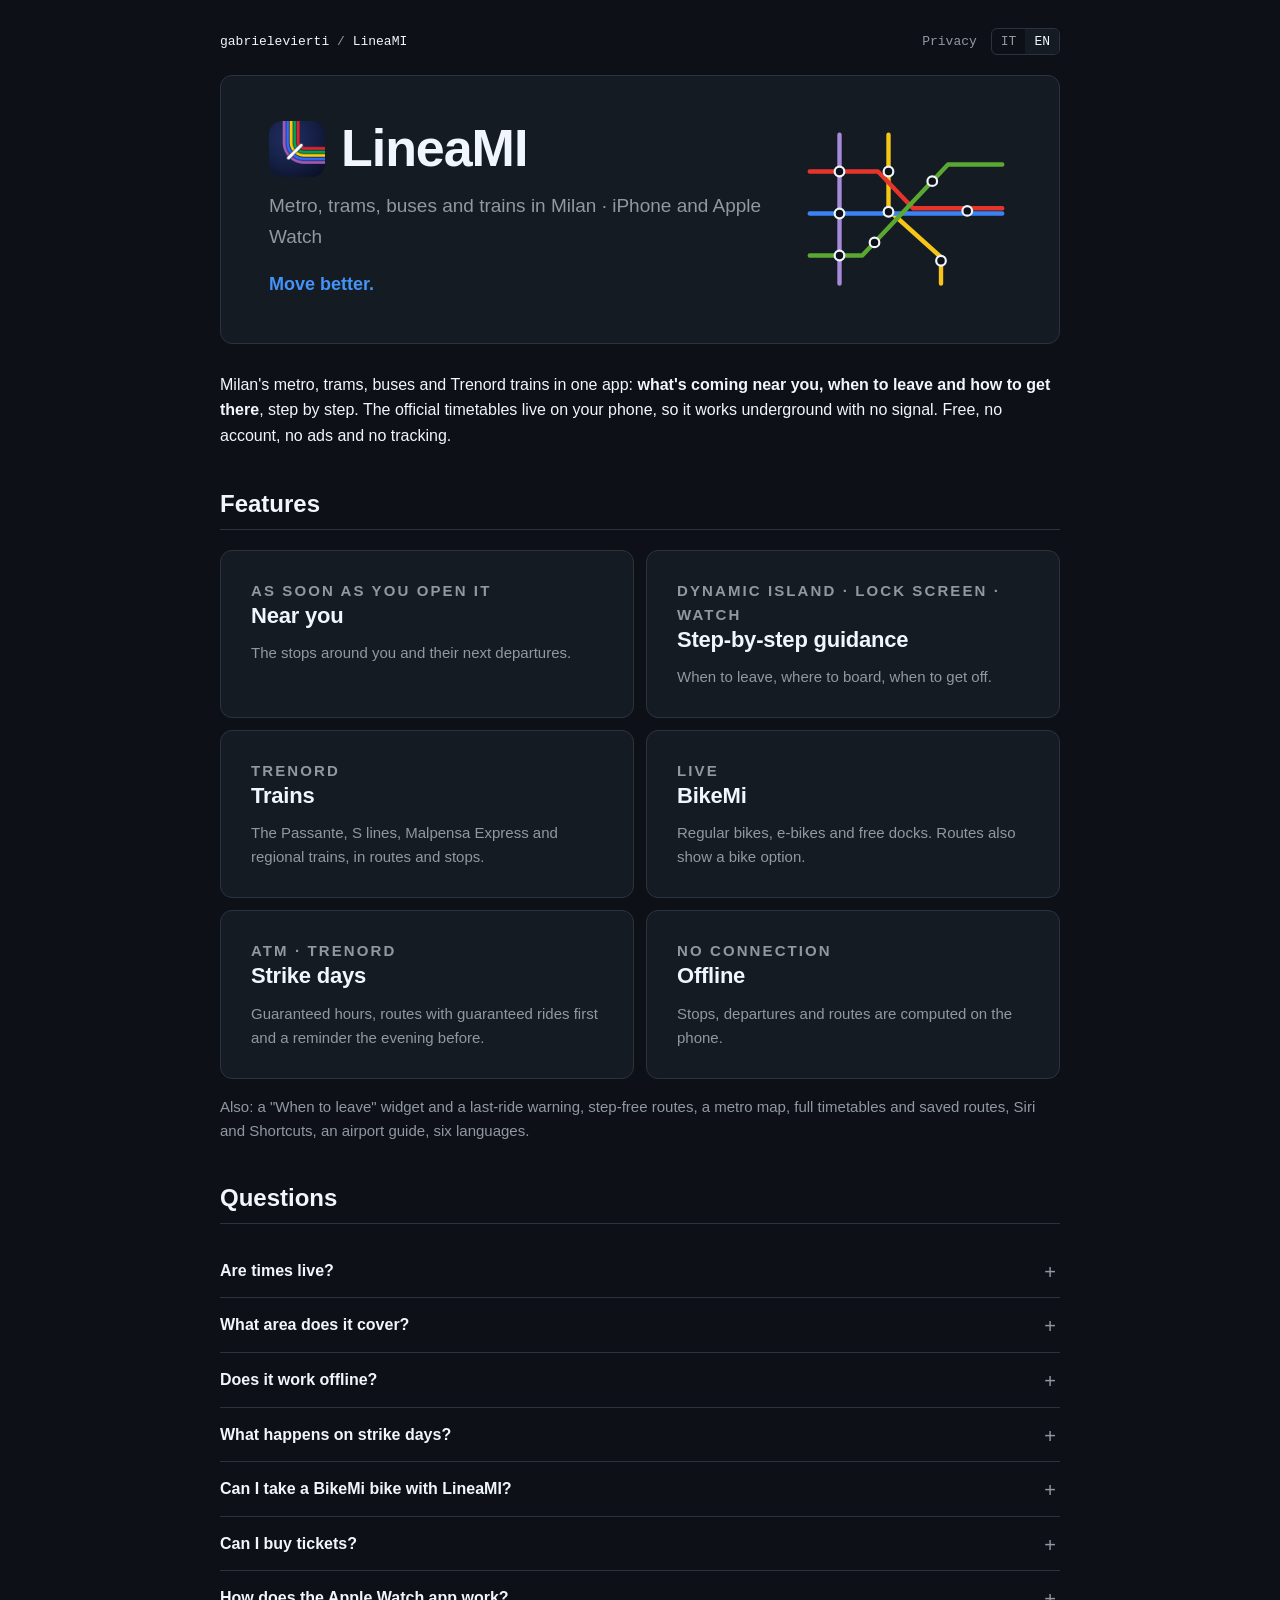
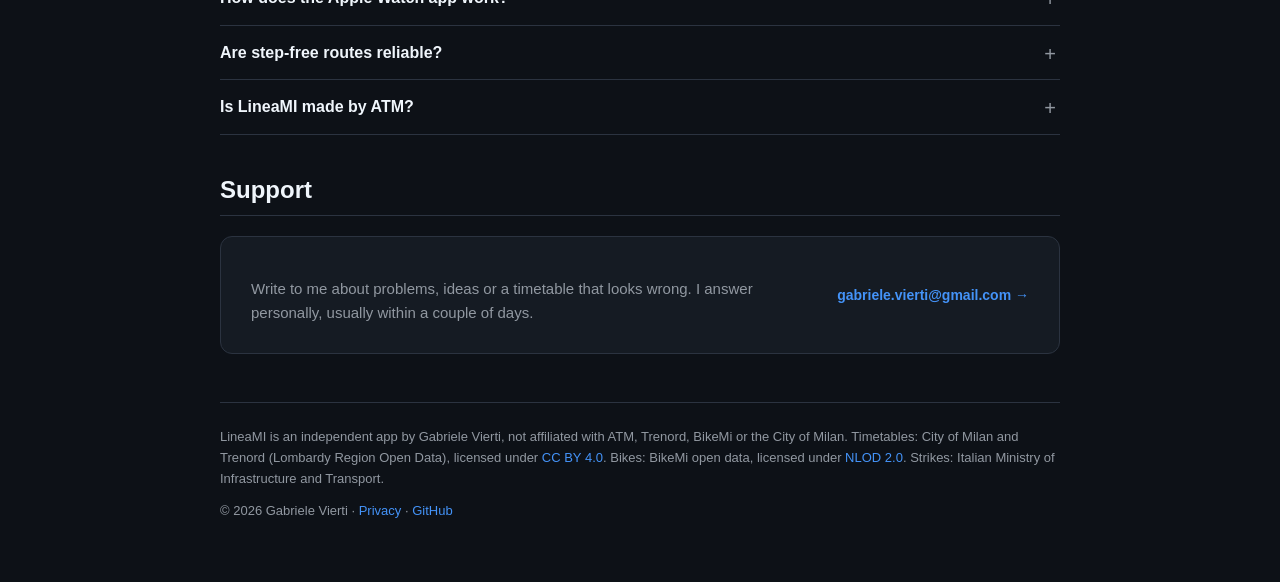
<file: index.html>
<!DOCTYPE html>
<html lang="it" data-lang="it">
<head>
<meta charset="utf-8">
<meta name="viewport" content="width=device-width, initial-scale=1">
<title>LineaMI · Muoviti meglio</title>
<meta name="description" content="LineaMI: metro, tram, bus e treni Trenord di Milano in un'app chiara, gratuita e senza pubblicità. BikeMi in tempo reale, funziona anche offline, con Apple Watch.">
<meta name="theme-color" content="#0d1117">
<meta property="og:title" content="LineaMI · Muoviti meglio">
<meta property="og:description" content="Metro, tram, bus e treni Trenord di Milano in un'app chiara, gratuita e senza pubblicità.">
<meta property="og:image" content="og-image.jpg">
<link rel="icon" href="favicon.png">
<link rel="apple-touch-icon" href="apple-touch-icon.png">
<link rel="stylesheet" href="style.css">
<script src="app.js"></script>
</head>
<body>
<div class="wrap">

<header class="bar">
  <a class="path" href="https://github.com/gabrielevierti">gabrielevierti <span>/</span> LineaMI</a>
  <div class="side">
    <a href="privacy.html">Privacy</a>
    <div class="langs" role="group" aria-label="Lingua / Language">
      <button type="button" data-set="it">IT</button>
      <button type="button" data-set="en">EN</button>
    </div>
  </div>
</header>

<main>

  <section class="card hero">
    <div>
      <div class="name"><img src="icon.png" alt=""><h1>LineaMI</h1></div>
      <p class="sub"><span lang="it">Metro, tram, bus e treni a Milano · iPhone e Apple Watch</span><span lang="en">Metro, trams, buses and trains in Milan · iPhone and Apple Watch</span></p>
      <p class="tag"><span lang="it">Muoviti meglio.</span><span lang="en">Move better.</span></p>
    </div>
    <svg viewBox="0 0 240 190" fill="none" stroke-width="5" stroke-linecap="round" stroke-linejoin="round" aria-hidden="true">
      <path stroke="#a78bda" d="M44 10V180"/>
      <path stroke="#f5c518" d="M100 10V96L160 150V180"/>
      <path stroke="#e5352b" d="M10 52H88L128 94H230"/>
      <path stroke="#3b82f6" d="M10 100H230"/>
      <path stroke="#5aa832" d="M10 148H70L168 44H230"/>
      <g fill="#0d1117" stroke="#f0f6fc" stroke-width="2.5">
        <circle cx="44" cy="52" r="5.5"/><circle cx="100" cy="52" r="5.5"/>
        <circle cx="44" cy="100" r="5.5"/><circle cx="100" cy="98" r="5.5"/>
        <circle cx="44" cy="148" r="5.5"/><circle cx="84" cy="133" r="5.5"/>
        <circle cx="150" cy="63" r="5.5"/><circle cx="190" cy="97" r="5.5"/>
        <circle cx="160" cy="154" r="5.5"/>
      </g>
    </svg>
  </section>

  <p class="intro" lang="it">Metro, tram, bus e treni Trenord di Milano in un'app: <b>cosa passa vicino a te, quando uscire e come arrivare</b>, passo dopo passo. Gli orari ufficiali stanno sul telefono, quindi funziona anche in metro senza campo. Gratis, senza account, senza pubblicità e senza tracciamento.</p>
  <p class="intro" lang="en">Milan's metro, trams, buses and Trenord trains in one app: <b>what's coming near you, when to leave and how to get there</b>, step by step. The official timetables live on your phone, so it works underground with no signal. Free, no account, no ads and no tracking.</p>

  <h2 id="funzioni"><span lang="it">Funzioni</span><span lang="en">Features</span></h2>
  <div class="grid">
    <div class="card">
      <p class="eyebrow"><span lang="it">Appena apri l'app</span><span lang="en">As soon as you open it</span></p>
      <h3><span lang="it">Vicino a te</span><span lang="en">Near you</span></h3>
      <p lang="it">Le fermate intorno a te con i prossimi passaggi.</p>
      <p lang="en">The stops around you and their next departures.</p>
    </div>
    <div class="card">
      <p class="eyebrow">Dynamic Island · Lock Screen · Watch</p>
      <h3><span lang="it">Guida passo passo</span><span lang="en">Step-by-step guidance</span></h3>
      <p lang="it">Quando uscire, dove salire, quando scendere.</p>
      <p lang="en">When to leave, where to board, when to get off.</p>
    </div>
    <div class="card">
      <p class="eyebrow">Trenord</p>
      <h3><span lang="it">Treni</span><span lang="en">Trains</span></h3>
      <p lang="it">Passante, linee S, Malpensa Express e regionali, nei percorsi e nelle fermate.</p>
      <p lang="en">The Passante, S lines, Malpensa Express and regional trains, in routes and stops.</p>
    </div>
    <div class="card">
      <p class="eyebrow"><span lang="it">Tempo reale</span><span lang="en">Live</span></p>
      <h3>BikeMi</h3>
      <p lang="it">Bici normali, elettriche e posti liberi. Nei percorsi c'è anche l'opzione bici.</p>
      <p lang="en">Regular bikes, e-bikes and free docks. Routes also show a bike option.</p>
    </div>
    <div class="card">
      <p class="eyebrow">ATM · Trenord</p>
      <h3><span lang="it">Giorni di sciopero</span><span lang="en">Strike days</span></h3>
      <p lang="it">Fasce garantite, percorsi con corse garantite per primi e avviso la sera prima.</p>
      <p lang="en">Guaranteed hours, routes with guaranteed rides first and a reminder the evening before.</p>
    </div>
    <div class="card">
      <p class="eyebrow"><span lang="it">Senza connessione</span><span lang="en">No connection</span></p>
      <h3>Offline</h3>
      <p lang="it">Fermate, passaggi e percorsi sono calcolati sul telefono.</p>
      <p lang="en">Stops, departures and routes are computed on the phone.</p>
    </div>
  </div>
  <p class="more" lang="it">E anche: widget "Quando esco" e avviso prima dell'ultima corsa, percorsi senza gradini, mappa della metro, orari completi e percorsi salvati, Siri e Comandi, guida agli aeroporti, sei lingue.</p>
  <p class="more" lang="en">Also: a "When to leave" widget and a last-ride warning, step-free routes, a metro map, full timetables and saved routes, Siri and Shortcuts, an airport guide, six languages.</p>

  <h2 id="faq"><span lang="it">Domande frequenti</span><span lang="en">Questions</span></h2>
  <div lang="it">
    <details><summary>Gli orari sono in tempo reale?</summary>
      <p>No. LineaMI usa gli orari programmati pubblicati dal Comune di Milano (ATM) e da Regione Lombardia (Trenord). Durante un viaggio guarda dove ti trovi col GPS e, se il mezzo è in ritardo, sposta le tappe successive. Deviazioni e scioperi possono comunque cambiare i passaggi.</p></details>
    <details><summary>Che zona copre?</summary>
      <p>Milano e i comuni serviti da metro, tram e bus, più i treni Trenord dell'area milanese: Passante, linee S, Malpensa Express e regionali fino a Malpensa. Quando la rete cresce LineaMI si aggiorna da sola.</p></details>
    <details><summary>Funziona senza connessione?</summary>
      <p>Sì: fermate, passaggi e percorsi vengono calcolati sul telefono. Servono internet solo la ricerca degli indirizzi, il percorso a piedi sulla mappa e l'aggiornamento degli orari.</p></details>
    <details><summary>Come funziona nei giorni di sciopero?</summary>
      <p>LineaMI legge l'elenco pubblico degli scioperi del Ministero. Quel giorno ti dice le fasce garantite di ATM e Trenord e nei percorsi mette prima quelli con corse garantite. Se attivi l'avviso, alle 20 del giorno prima ti dice chi sciopera. Controlla comunque gli avvisi ufficiali: le adesioni cambiano.</p></details>
    <details><summary>Posso prendere una bici BikeMi con LineaMI?</summary>
      <p>LineaMI ti mostra bici normali, elettriche e posti liberi nelle stazioni vicine, in tempo reale. Per sbloccare la bici serve l'app ufficiale BikeMi. Se non ti interessa, puoi nascondere BikeMi nelle impostazioni.</p></details>
    <details><summary>Posso comprare i biglietti?</summary>
      <p>No, LineaMI non vende biglietti. Spiega dove comprarli e rimanda all'app ufficiale ATM.</p></details>
    <details><summary>Come funziona l'Apple Watch?</summary>
      <p>Apri LineaMI una volta sull'iPhone con il Watch vicino: il Watch riceve una copia degli orari e da lì calcola i passaggi da solo, con il suo GPS. Per la complicazione, tieni premuto il quadrante, tocca Modifica e scegli LineaMI.</p></details>
    <details><summary>I percorsi "senza gradini" sono affidabili?</summary>
      <p>Usano i dati di accessibilità pubblicati con gli orari. Ascensori e scale mobili possono essere fuori servizio: controlla sempre sul posto.</p></details>
    <details><summary>LineaMI è di ATM?</summary>
      <p>No. LineaMI è un'app indipendente, non affiliata ad ATM, Trenord, BikeMi né al Comune di Milano.</p></details>
  </div>
  <div lang="en">
    <details><summary>Are times live?</summary>
      <p>No. LineaMI uses the scheduled timetables published by the City of Milan (ATM) and the Lombardy Region (Trenord). During a trip it checks where you are with GPS and, if your ride is late, shifts the next steps. Diversions and strikes can still change departures.</p></details>
    <details><summary>What area does it cover?</summary>
      <p>Milan and the towns served by metro, tram and bus, plus Trenord trains around Milan: the Passante, S lines, Malpensa Express and regional trains up to Malpensa. When the network grows, LineaMI updates itself.</p></details>
    <details><summary>Does it work offline?</summary>
      <p>Yes: stops, departures and routes are computed on the phone. You only need the internet for address search, the walking route on the map and timetable updates.</p></details>
    <details><summary>What happens on strike days?</summary>
      <p>LineaMI reads the Ministry's public list of strikes. On the day it shows ATM and Trenord guaranteed hours and lists routes with guaranteed rides first. If you turn on the reminder, at 8 pm the day before it tells you who is striking. Always check official notices too: turnout varies.</p></details>
    <details><summary>Can I take a BikeMi bike with LineaMI?</summary>
      <p>LineaMI shows regular bikes, e-bikes and free docks at nearby stations, live. To unlock a bike you need the official BikeMi app. If you don't need it, you can hide BikeMi in Settings.</p></details>
    <details><summary>Can I buy tickets?</summary>
      <p>No, LineaMI doesn't sell tickets. It explains where to buy them and links to the official ATM app.</p></details>
    <details><summary>How does the Apple Watch app work?</summary>
      <p>Open LineaMI once on your iPhone with the Watch nearby: the Watch receives a copy of the timetables and from then on works out departures by itself, with its own GPS. For the complication, touch and hold the watch face, tap Edit and choose LineaMI.</p></details>
    <details><summary>Are step-free routes reliable?</summary>
      <p>They use the accessibility data published with the timetables. Lifts and escalators can be out of service, so always check on site.</p></details>
    <details><summary>Is LineaMI made by ATM?</summary>
      <p>No. LineaMI is an independent app, not affiliated with ATM, Trenord, BikeMi or the City of Milan.</p></details>
  </div>

  <h2 id="supporto"><span lang="it">Supporto</span><span lang="en">Support</span></h2>
  <div class="card support">
    <div>
      <p lang="it">Scrivimi per problemi, idee o un orario che non torna. Rispondo io, di solito entro un paio di giorni.</p>
      <p lang="en">Write to me about problems, ideas or a timetable that looks wrong. I answer personally, usually within a couple of days.</p>
    </div>
    <div class="links">
      <a href="mailto:gabriele.vierti@gmail.com?subject=LineaMI">gabriele.vierti@gmail.com →</a>
    </div>
  </div>

</main>

<footer>
  <p lang="it">LineaMI è un'app indipendente di Gabriele Vierti, non affiliata ad ATM, Trenord, BikeMi né al Comune di Milano. Orari: Comune di Milano e Trenord (Open Data Regione Lombardia), licenza <a href="https://creativecommons.org/licenses/by/4.0/deed.it">CC BY 4.0</a>. Bici: dati aperti BikeMi, licenza <a href="https://data.norge.no/nlod/no/2.0">NLOD 2.0</a>. Scioperi: Ministero delle Infrastrutture e dei Trasporti.</p>
  <p lang="en">LineaMI is an independent app by Gabriele Vierti, not affiliated with ATM, Trenord, BikeMi or the City of Milan. Timetables: City of Milan and Trenord (Lombardy Region Open Data), licensed under <a href="https://creativecommons.org/licenses/by/4.0/">CC BY 4.0</a>. Bikes: BikeMi open data, licensed under <a href="https://data.norge.no/nlod/en/2.0">NLOD 2.0</a>. Strikes: Italian Ministry of Infrastructure and Transport.</p>
  <p>© 2026 Gabriele Vierti · <a href="privacy.html">Privacy</a> · <a href="https://github.com/gabrielevierti">GitHub</a></p>
</footer>

</div>
</body>
</html>
</file>
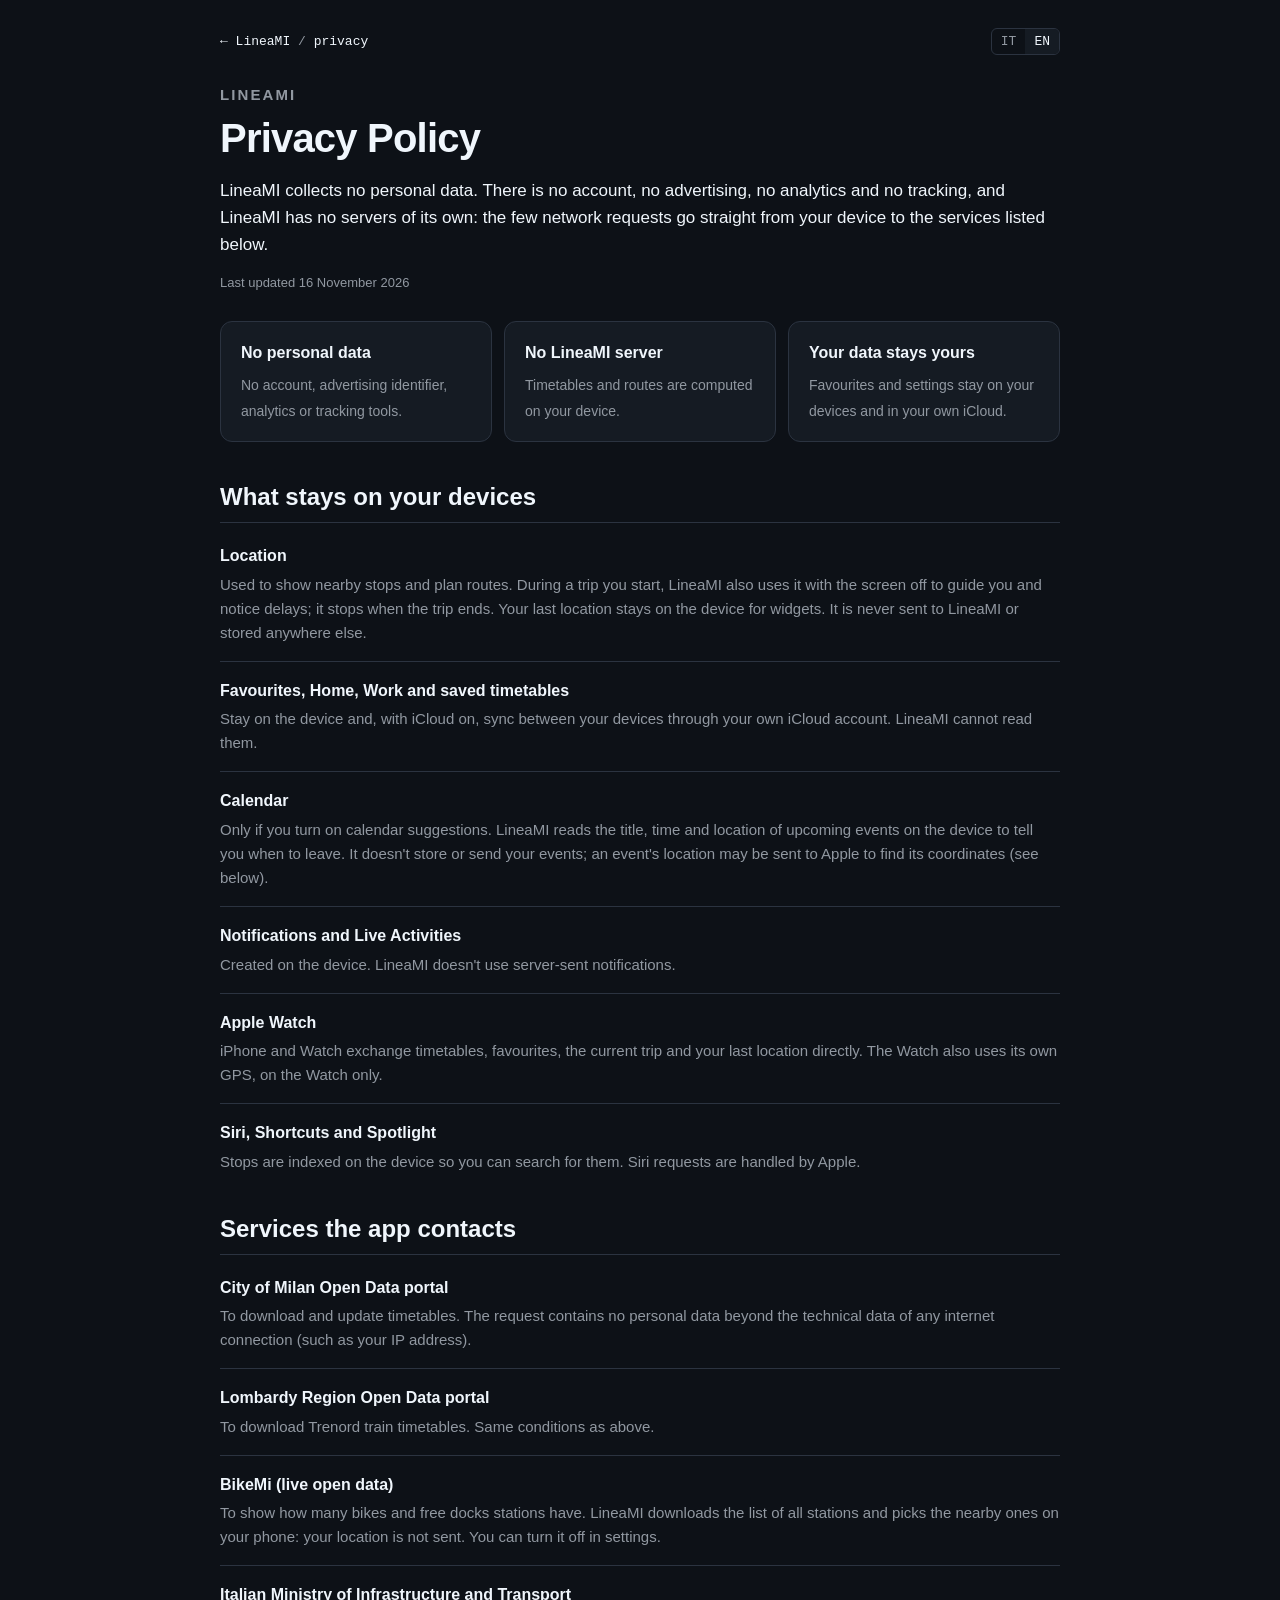
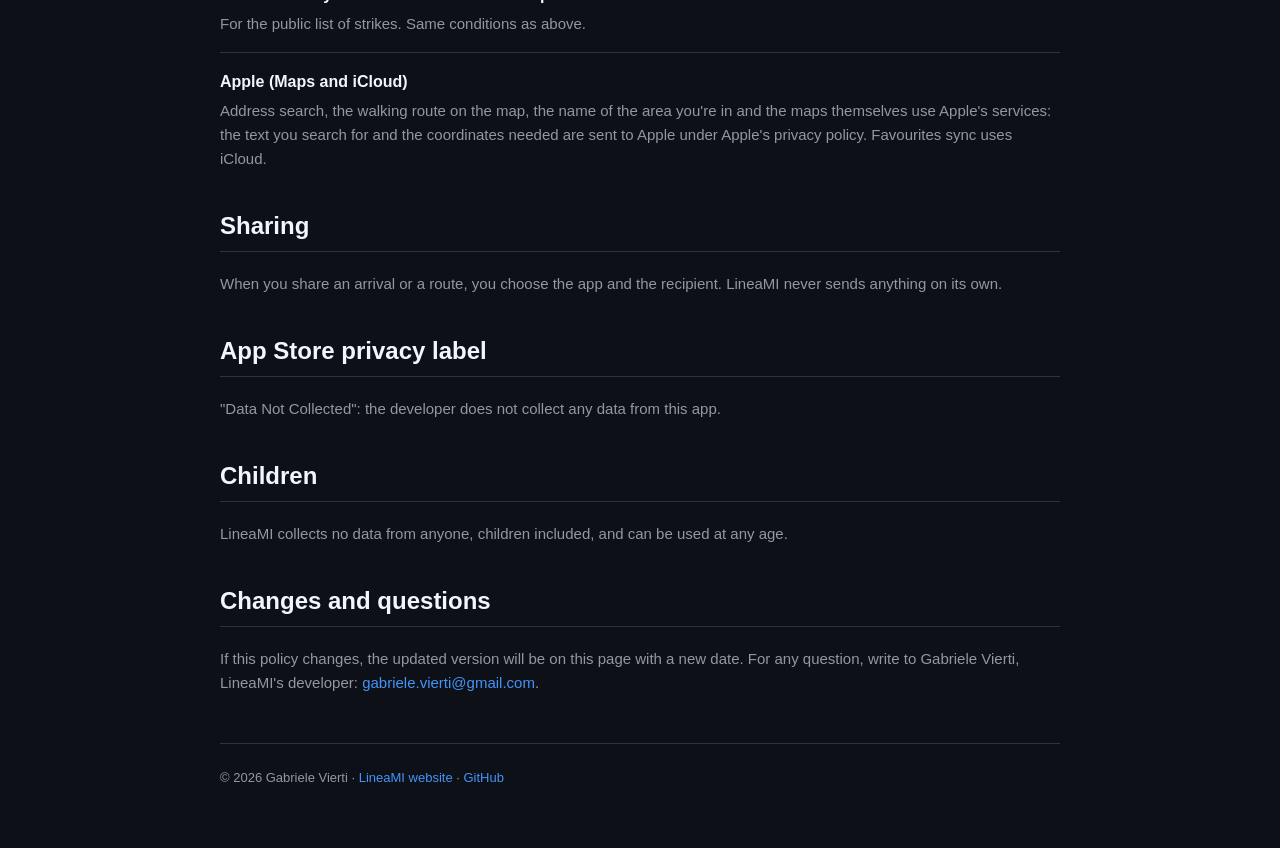
<file: privacy.html>
<!DOCTYPE html>
<html lang="it" data-lang="it">
<head>
<meta charset="utf-8">
<meta name="viewport" content="width=device-width, initial-scale=1">
<title>Privacy · LineaMI</title>
<meta name="description" content="LineaMI non raccoglie dati personali: niente account, pubblicità, statistiche o tracciamento.">
<meta name="theme-color" content="#0d1117">
<link rel="icon" href="favicon.png">
<link rel="apple-touch-icon" href="apple-touch-icon.png">
<link rel="stylesheet" href="style.css">
<script src="app.js"></script>
</head>
<body>
<div class="wrap">

<header class="bar">
  <a class="path" href="index.html">← LineaMI <span>/</span> privacy</a>
  <div class="side">
    <div class="langs" role="group" aria-label="Lingua / Language">
      <button type="button" data-set="it">IT</button>
      <button type="button" data-set="en">EN</button>
    </div>
  </div>
</header>

<main class="policy">

  <!-- Italiano -->
  <div lang="it">
    <section class="policy-hero">
      <div class="wrap narrow">
        <a class="back" href="index.html">← Scopri LineaMI</a>
        <p class="eyebrow">LineaMI</p>
        <h1>Informativa sulla privacy</h1>
        <p class="lead">LineaMI non raccoglie dati personali. Non ci sono account, pubblicità, statistiche né tracciamento, e LineaMI non ha server suoi: le poche richieste in rete vanno direttamente dal tuo dispositivo ai servizi elencati qui sotto.</p>
        <p class="date">Ultimo aggiornamento: 16 novembre 2026</p>
      </div>
    </section>

    <section class="wrap narrow">
      <ul class="summary">
        <li><b>Nessun dato personale</b><span>Niente account, identificativo pubblicitario, statistiche o strumenti di tracciamento.</span></li>
        <li><b>Nessun server di LineaMI</b><span>Orari e percorsi sono calcolati sul tuo dispositivo.</span></li>
        <li><b>I tuoi dati restano tuoi</b><span>Preferiti e impostazioni stanno sui tuoi dispositivi e nel tuo iCloud.</span></li>
      </ul>

      <h2>Cosa resta sui tuoi dispositivi</h2>
      <dl class="rows">
        <dt>Posizione</dt>
        <dd>Serve per mostrarti le fermate vicine e calcolare i percorsi. Durante un viaggio che avvii tu, LineaMI la usa anche con lo schermo spento per guidarti e accorgersi dei ritardi; smette quando il viaggio finisce. L'ultima posizione resta sul dispositivo per i widget. Non viene mai inviata a LineaMI né salvata altrove.</dd>
        <dt>Preferiti, Casa, Lavoro e orari salvati</dt>
        <dd>Restano sul dispositivo e, se iCloud è attivo, si sincronizzano tra i tuoi dispositivi tramite il tuo account iCloud. LineaMI non può leggerli.</dd>
        <dt>Calendario</dt>
        <dd>Solo se attivi i suggerimenti dal calendario. LineaMI legge sul dispositivo titolo, ora e luogo dei prossimi appuntamenti per dirti quando uscire. Non salva né invia gli eventi; il luogo di un evento può essere mandato ad Apple per trovarne le coordinate (vedi sotto).</dd>
        <dt>Notifiche e Live Activity</dt>
        <dd>Sono create sul dispositivo. LineaMI non usa notifiche inviate da server.</dd>
        <dt>Apple Watch</dt>
        <dd>iPhone e Watch si scambiano direttamente orari, preferiti, viaggio in corso e ultima posizione. Il Watch usa anche il suo GPS, solo sul Watch.</dd>
        <dt>Siri, Comandi e Spotlight</dt>
        <dd>Le fermate vengono indicizzate sul dispositivo perché tu possa cercarle. Le richieste a Siri sono gestite da Apple.</dd>
      </dl>

      <h2>Servizi contattati dall'app</h2>
      <dl class="rows">
        <dt>Portale Open Data del Comune di Milano</dt>
        <dd>Per scaricare e aggiornare gli orari. La richiesta non contiene dati personali, oltre a quelli tecnici di ogni connessione internet (come l'indirizzo IP).</dd>
        <dt>Portale Open Data di Regione Lombardia</dt>
        <dd>Per scaricare gli orari dei treni Trenord. Stesse condizioni del punto sopra.</dd>
        <dt>BikeMi (dati aperti in tempo reale)</dt>
        <dd>Per sapere quante bici e posti liberi ci sono nelle stazioni. LineaMI scarica l'elenco di tutte le stazioni e sceglie sul telefono quelle vicine: la tua posizione non viene inviata. Si può disattivare nelle impostazioni.</dd>
        <dt>Ministero delle Infrastrutture e dei Trasporti</dt>
        <dd>Per l'elenco pubblico degli scioperi. Stesse condizioni del punto sopra.</dd>
        <dt>Apple (Mappe e iCloud)</dt>
        <dd>La ricerca di indirizzi, il percorso a piedi sulla mappa, il nome della zona in cui ti trovi e le mappe usano i servizi di Apple: il testo che cerchi e le coordinate necessarie vengono inviati ad Apple, secondo la sua informativa sulla privacy. La sincronizzazione dei preferiti usa iCloud.</dd>
      </dl>

      <h2>Condivisione</h2>
      <p>Quando condividi un arrivo o un percorso, scegli tu l'app e il destinatario. LineaMI non invia nulla da sola.</p>

      <h2>Etichetta privacy dell'App Store</h2>
      <p>"Dati non raccolti": lo sviluppatore non raccoglie dati da questa app.</p>

      <h2>Minori</h2>
      <p>LineaMI non raccoglie dati di nessuno, quindi nemmeno di minori, e si può usare a qualsiasi età.</p>

      <h2>Modifiche e domande</h2>
      <p>Se questa informativa cambia, la versione aggiornata sarà su questa pagina con una nuova data. Per qualsiasi domanda scrivi a Gabriele Vierti, sviluppatore di LineaMI: <a href="mailto:gabriele.vierti@gmail.com?subject=LineaMI%20privacy">gabriele.vierti@gmail.com</a>.</p>
    </section>
  </div>

  <!-- English -->
  <div lang="en">
    <section class="policy-hero">
      <div class="wrap narrow">
        <a class="back" href="index.html">← Discover LineaMI</a>
        <p class="eyebrow">LineaMI</p>
        <h1>Privacy Policy</h1>
        <p class="lead">LineaMI collects no personal data. There is no account, no advertising, no analytics and no tracking, and LineaMI has no servers of its own: the few network requests go straight from your device to the services listed below.</p>
        <p class="date">Last updated 16 November 2026</p>
      </div>
    </section>

    <section class="wrap narrow">
      <ul class="summary">
        <li><b>No personal data</b><span>No account, advertising identifier, analytics or tracking tools.</span></li>
        <li><b>No LineaMI server</b><span>Timetables and routes are computed on your device.</span></li>
        <li><b>Your data stays yours</b><span>Favourites and settings stay on your devices and in your own iCloud.</span></li>
      </ul>

      <h2>What stays on your devices</h2>
      <dl class="rows">
        <dt>Location</dt>
        <dd>Used to show nearby stops and plan routes. During a trip you start, LineaMI also uses it with the screen off to guide you and notice delays; it stops when the trip ends. Your last location stays on the device for widgets. It is never sent to LineaMI or stored anywhere else.</dd>
        <dt>Favourites, Home, Work and saved timetables</dt>
        <dd>Stay on the device and, with iCloud on, sync between your devices through your own iCloud account. LineaMI cannot read them.</dd>
        <dt>Calendar</dt>
        <dd>Only if you turn on calendar suggestions. LineaMI reads the title, time and location of upcoming events on the device to tell you when to leave. It doesn't store or send your events; an event's location may be sent to Apple to find its coordinates (see below).</dd>
        <dt>Notifications and Live Activities</dt>
        <dd>Created on the device. LineaMI doesn't use server-sent notifications.</dd>
        <dt>Apple Watch</dt>
        <dd>iPhone and Watch exchange timetables, favourites, the current trip and your last location directly. The Watch also uses its own GPS, on the Watch only.</dd>
        <dt>Siri, Shortcuts and Spotlight</dt>
        <dd>Stops are indexed on the device so you can search for them. Siri requests are handled by Apple.</dd>
      </dl>

      <h2>Services the app contacts</h2>
      <dl class="rows">
        <dt>City of Milan Open Data portal</dt>
        <dd>To download and update timetables. The request contains no personal data beyond the technical data of any internet connection (such as your IP address).</dd>
        <dt>Lombardy Region Open Data portal</dt>
        <dd>To download Trenord train timetables. Same conditions as above.</dd>
        <dt>BikeMi (live open data)</dt>
        <dd>To show how many bikes and free docks stations have. LineaMI downloads the list of all stations and picks the nearby ones on your phone: your location is not sent. You can turn it off in settings.</dd>
        <dt>Italian Ministry of Infrastructure and Transport</dt>
        <dd>For the public list of strikes. Same conditions as above.</dd>
        <dt>Apple (Maps and iCloud)</dt>
        <dd>Address search, the walking route on the map, the name of the area you're in and the maps themselves use Apple's services: the text you search for and the coordinates needed are sent to Apple under Apple's privacy policy. Favourites sync uses iCloud.</dd>
      </dl>

      <h2>Sharing</h2>
      <p>When you share an arrival or a route, you choose the app and the recipient. LineaMI never sends anything on its own.</p>

      <h2>App Store privacy label</h2>
      <p>"Data Not Collected": the developer does not collect any data from this app.</p>

      <h2>Children</h2>
      <p>LineaMI collects no data from anyone, children included, and can be used at any age.</p>

      <h2>Changes and questions</h2>
      <p>If this policy changes, the updated version will be on this page with a new date. For any question, write to Gabriele Vierti, LineaMI's developer: <a href="mailto:gabriele.vierti@gmail.com?subject=LineaMI%20privacy">gabriele.vierti@gmail.com</a>.</p>
    </section>
  </div>


</main>

<footer>
  <p>© 2026 Gabriele Vierti · <a href="index.html"><span lang="it">Sito di LineaMI</span><span lang="en">LineaMI website</span></a> · <a href="https://github.com/gabrielevierti">GitHub</a></p>
</footer>

</div>
</body>
</html>
</file>
<file: style.css>
/* Stesso stile del README GitHub di gabrielevierti: scuro, schede con bordo, niente fronzoli. */
:root {
  --bg: #0d1117;
  --card: #151b23;
  --line: #2b3340;
  --text: #f0f6fc;
  --muted: #9198a1;
  --blue: #4493f8;
  color-scheme: dark;
}

* { box-sizing: border-box; }
html { -webkit-text-size-adjust: 100%; scroll-behavior: smooth; }
body {
  margin: 0;
  background: var(--bg);
  color: var(--text);
  font: 16px/1.6 -apple-system, BlinkMacSystemFont, "Segoe UI", "Noto Sans", Helvetica, Arial, sans-serif;
}

/* Lingua: app.js imposta data-lang su <html> */
html[data-lang="it"] [lang="en"],
html[data-lang="en"] [lang="it"] { display: none; }

a { color: var(--blue); text-decoration: none; }
a:hover { text-decoration: underline; }
b, strong { font-weight: 600; }

.wrap { max-width: 880px; margin: 0 auto; padding: 0 20px; }

/* Barra in alto, come "gabrielevierti / README.md" */
.bar {
  display: flex; align-items: center; justify-content: space-between; gap: 16px;
  padding: 28px 0 20px;
  font: 13px/1 ui-monospace, SFMono-Regular, "SF Mono", Menlo, Consolas, monospace;
}
.bar a { color: var(--text); }
.bar .path span { color: var(--muted); }
.bar .side { display: flex; align-items: center; gap: 14px; }
.bar .side a { color: var(--muted); }
.langs { display: flex; border: 1px solid var(--line); border-radius: 6px; overflow: hidden; }
.langs button {
  font: inherit; color: var(--muted); background: none; border: 0;
  padding: 6px 9px; cursor: pointer;
}
html[data-lang="it"] .langs [data-set="it"],
html[data-lang="en"] .langs [data-set="en"] { background: var(--card); color: var(--text); }

/* Schede */
.card {
  background: var(--card);
  border: 1px solid var(--line);
  border-radius: 12px;
  padding: 28px 30px;
}

.hero { display: flex; align-items: center; justify-content: space-between; gap: 32px; padding: 44px 48px; }
.hero .name { display: flex; align-items: center; gap: 16px; }
.hero .name img { width: 56px; height: 56px; border-radius: 13px; }
.hero h1 { margin: 0; font-size: 52px; line-height: 1.1; font-weight: 700; letter-spacing: -0.02em; }
.hero .sub { margin: 14px 0 0; color: var(--muted); font-size: 19px; }
.hero .tag { color: var(--blue); margin: 18px 0 0; font-weight: 600; font-size: 18px; }
.hero .tag a { color: var(--blue); }
.hero svg { flex: none; width: 210px; height: auto; }

.intro { margin: 28px 0 0; }

h2 {
  margin: 40px 0 20px; padding-bottom: 10px;
  font-size: 24px; line-height: 1.25; font-weight: 600;
  border-bottom: 1px solid var(--line);
}

.grid { display: grid; grid-template-columns: 1fr 1fr; gap: 12px; }
.eyebrow {
  margin: 0 0 8px; color: var(--muted);
  font-size: 11px; font-weight: 600; letter-spacing: 0.14em; text-transform: uppercase;
}
.card h3 { margin: 0 0 8px; font-size: 22px; line-height: 1.2; font-weight: 700; letter-spacing: -0.01em; }
.card p { margin: 0; color: var(--muted); font-size: 15px; }
.card p + p { margin-top: 12px; }
.more { margin: 16px 0 0; color: var(--muted); font-size: 15px; }
.fine { margin: 16px 0 0; color: var(--muted); font-size: 13px; }

/* FAQ */
details { border-bottom: 1px solid var(--line); }
summary {
  list-style: none; cursor: pointer; padding: 14px 28px 14px 0;
  font-weight: 600; position: relative;
}
summary::-webkit-details-marker { display: none; }
summary::after { content: "+"; position: absolute; right: 4px; top: 12px; color: var(--muted); font-weight: 400; font-size: 20px; }
details[open] summary::after { content: "–"; }
details p { margin: 0 0 16px; color: var(--muted); font-size: 15px; }

/* Supporto */
.support { display: flex; align-items: center; justify-content: space-between; gap: 24px; }
.support .links { display: flex; flex-direction: column; align-items: flex-start; gap: 8px; flex: none; font-weight: 600; font-size: 14px; }

footer { margin: 48px 0 0; padding: 24px 0 48px; border-top: 1px solid var(--line); color: var(--muted); font-size: 13px; }
footer p { margin: 0 0 12px; }

/* Privacy */
.policy .wrap { padding: 0; }
.policy-hero { padding: 8px 0 0; }
.policy-hero h1 { margin: 0 0 16px; font-size: 40px; line-height: 1.15; font-weight: 700; letter-spacing: -0.02em; }
.policy .lead { margin: 0; font-size: 17px; }
.policy .date { margin: 14px 0 28px; color: var(--muted); font-size: 13px; }
.policy .back { display: none; }
.policy p { color: var(--muted); font-size: 15px; }
.policy p.lead { color: var(--text); }
.summary { list-style: none; margin: 0; padding: 0; display: grid; grid-template-columns: repeat(3, 1fr); gap: 12px; }
.summary li { background: var(--card); border: 1px solid var(--line); border-radius: 12px; padding: 18px 20px; }
.summary b { display: block; margin-bottom: 6px; }
.summary span { color: var(--muted); font-size: 14px; }
.rows { margin: 0; }
.rows dt { margin: 0 0 4px; font-weight: 600; }
.rows dt small { margin-left: 8px; color: var(--muted); font-weight: 400; font-size: 12px; }
.rows dd { margin: 0 0 16px; padding-bottom: 16px; border-bottom: 1px solid var(--line); color: var(--muted); font-size: 15px; }
.rows dd:last-child { border-bottom: 0; padding-bottom: 0; }

@media (max-width: 700px) {
  .hero { padding: 30px 24px; }
  .hero svg { display: none; }
  .hero h1 { font-size: 40px; }
  .hero .name img { width: 46px; height: 46px; border-radius: 11px; }
  .grid, .summary { grid-template-columns: 1fr; }
  .card { padding: 22px; }
  .support { flex-direction: column; align-items: flex-start; }
  .policy-hero h1 { font-size: 32px; }
}
</file>
